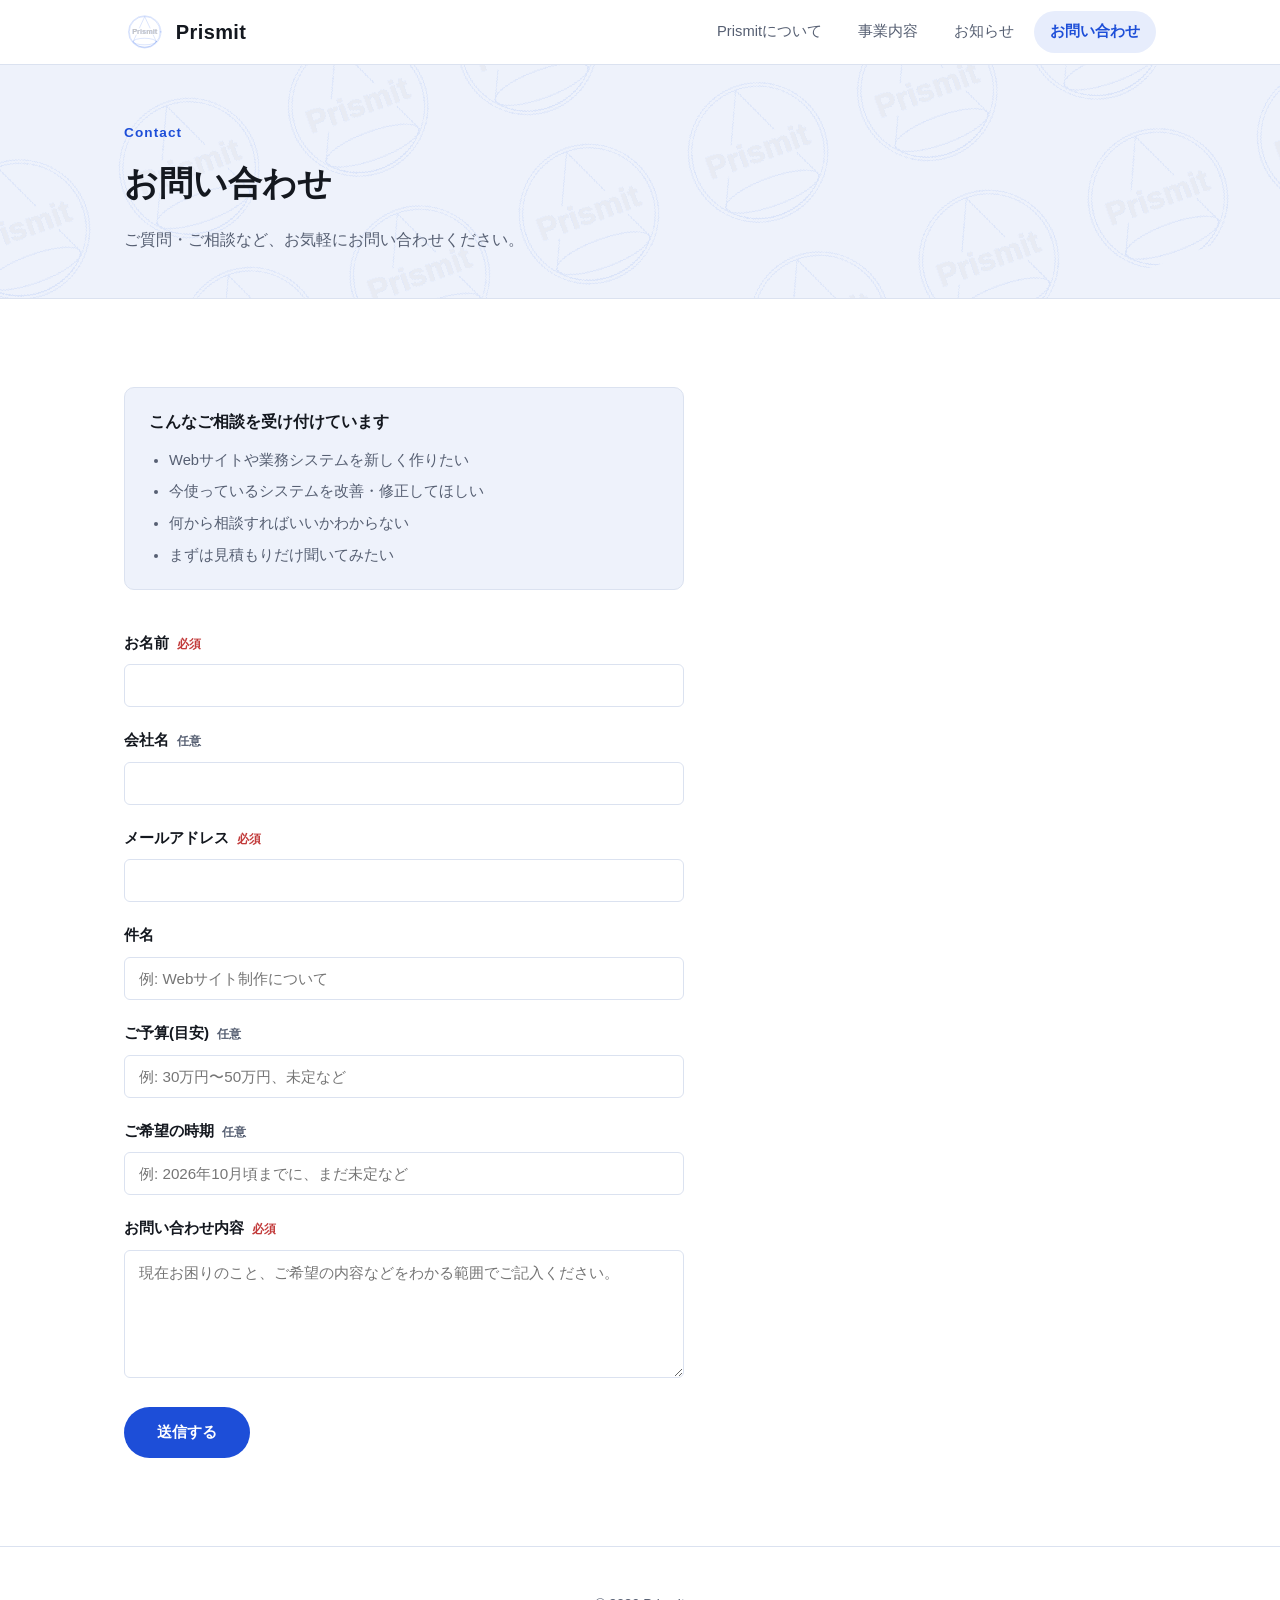
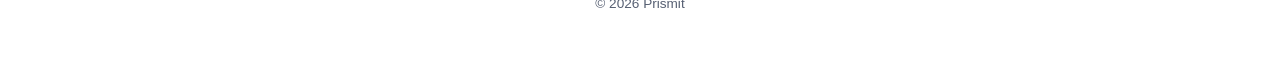
<file: contact.html>
<!DOCTYPE html>
<html lang="ja">
<head>
<meta charset="UTF-8">
<meta name="viewport" content="width=device-width, initial-scale=1.0">
<title>お問い合わせ | Prismit</title>
<meta name="description" content="Prismitへのお問い合わせはこちらのフォームからご連絡ください。">
<link rel="stylesheet" href="css/style.css?v=56">
</head>
<body>

<header class="site-header">
  <div class="container header-inner">
    <a href="index.html" class="logo"><img src="images/logo.svg" alt="" class="logo-img">Prismit</a>
    <button class="nav-toggle" id="navToggle" aria-label="メニューを開く" aria-expanded="false">
      <span></span><span></span><span></span>
    </button>
    <nav class="site-nav" id="siteNav">
      <ul>
        <li><a href="about.html">Prismitについて</a></li>
        <li><a href="services.html">事業内容</a></li>
        <li><a href="news.html">お知らせ</a></li>
        <li><a href="contact.html" class="is-active" aria-current="page">お問い合わせ</a></li>
      </ul>
    </nav>
  </div>
</header>

<main>

  <div class="page-hero">
    <div class="container">
      <p class="eyebrow">Contact</p>
      <h1>お問い合わせ</h1>
      <p>ご質問・ご相談など、お気軽にお問い合わせください。</p>
    </div>
  </div>

  <section class="section">
    <div class="container">
      <div class="contact-hint">
        <h2 class="contact-hint-title">こんなご相談を受け付けています</h2>
        <ul class="contact-hint-list">
          <li>Webサイトや業務システムを新しく作りたい</li>
          <li>今使っているシステムを改善・修正してほしい</li>
          <li>何から相談すればいいかわからない</li>
          <li>まずは見積もりだけ聞いてみたい</li>
        </ul>
      </div>

      <form class="contact-form" id="contactForm" action="https://formspree.io/f/mgawzjan" method="POST">
        <div class="form-row">
          <label for="name">お名前<span class="required">必須</span></label>
          <input type="text" id="name" name="name" required>
        </div>
        <div class="form-row">
          <label for="company">会社名<span class="optional">任意</span></label>
          <input type="text" id="company" name="company">
        </div>
        <div class="form-row">
          <label for="email">メールアドレス<span class="required">必須</span></label>
          <input type="email" id="email" name="email" required>
        </div>
        <div class="form-row">
          <label for="subject">件名</label>
          <input type="text" id="subject" name="subject" placeholder="例: Webサイト制作について">
        </div>
        <div class="form-row">
          <label for="budget">ご予算(目安)<span class="optional">任意</span></label>
          <input type="text" id="budget" name="budget" placeholder="例: 30万円〜50万円、未定など">
        </div>
        <div class="form-row">
          <label for="timeline">ご希望の時期<span class="optional">任意</span></label>
          <input type="text" id="timeline" name="timeline" placeholder="例: 2026年10月頃までに、まだ未定など">
        </div>
        <div class="form-row">
          <label for="message">お問い合わせ内容<span class="required">必須</span></label>
          <textarea id="message" name="message" rows="6" required placeholder="現在お困りのこと、ご希望の内容などをわかる範囲でご記入ください。"></textarea>
        </div>
        <button type="submit" class="btn btn-primary">送信する</button>
        <p id="formStatus" class="form-status" role="status" aria-live="polite"></p>
      </form>
    </div>
  </section>

</main>

<footer class="site-footer">
  <div class="container">
    <p>&copy; 2026 Prismit</p>
  </div>
</footer>

<script src="js/script.js?v=8"></script>
</body>
</html>
</file>
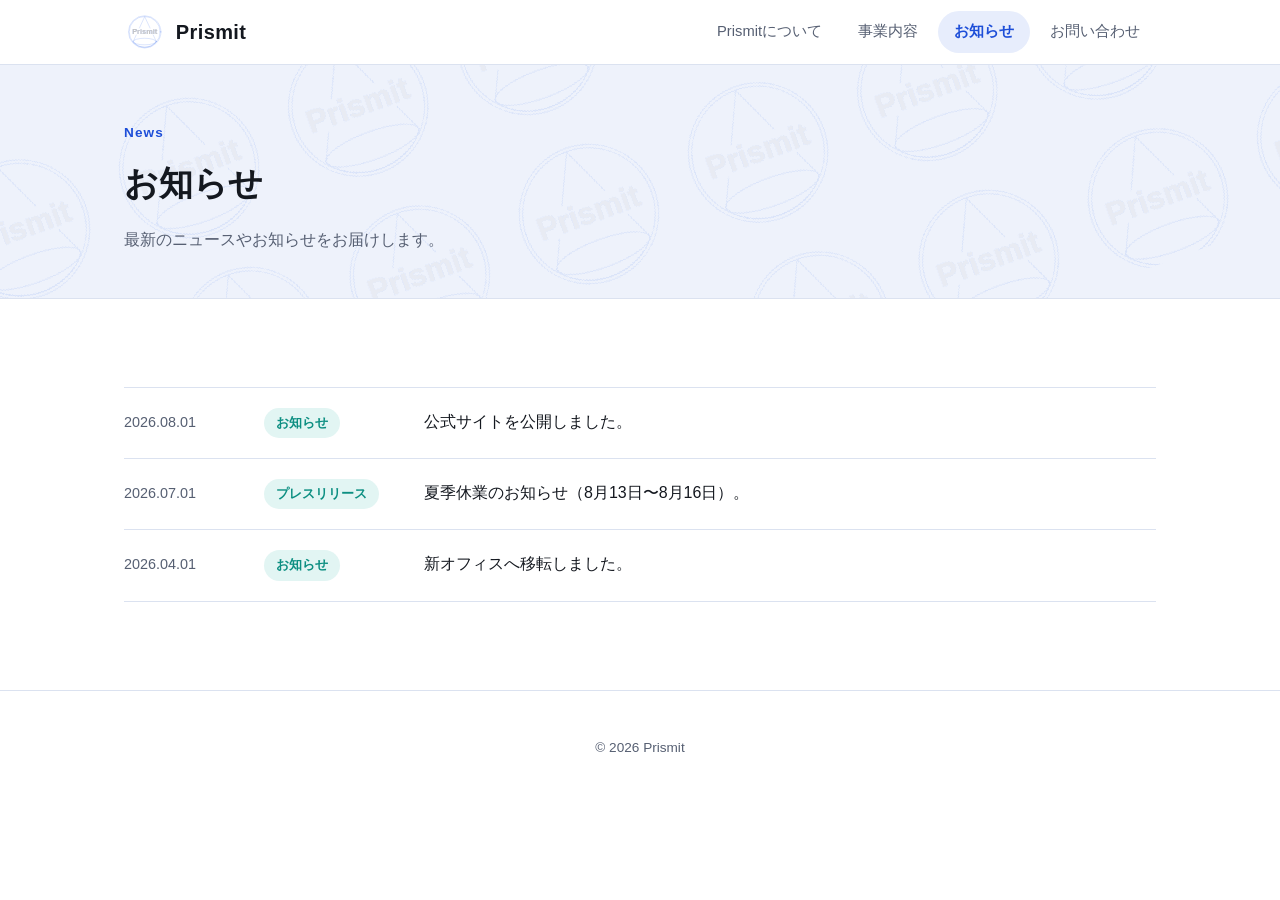
<file: news.html>
<!DOCTYPE html>
<html lang="ja">
<head>
<meta charset="UTF-8">
<meta name="viewport" content="width=device-width, initial-scale=1.0">
<title>お知らせ | Prismit</title>
<meta name="description" content="Prismitからの最新のお知らせをご案内します。">
<link rel="stylesheet" href="css/style.css?v=56">
</head>
<body>

<header class="site-header">
  <div class="container header-inner">
    <a href="index.html" class="logo"><img src="images/logo.svg" alt="" class="logo-img">Prismit</a>
    <button class="nav-toggle" id="navToggle" aria-label="メニューを開く" aria-expanded="false">
      <span></span><span></span><span></span>
    </button>
    <nav class="site-nav" id="siteNav">
      <ul>
        <li><a href="about.html">Prismitについて</a></li>
        <li><a href="services.html">事業内容</a></li>
        <li><a href="news.html" class="is-active" aria-current="page">お知らせ</a></li>
        <li><a href="contact.html">お問い合わせ</a></li>
      </ul>
    </nav>
  </div>
</header>

<main>

  <div class="page-hero">
    <div class="container">
      <p class="eyebrow">News</p>
      <h1>お知らせ</h1>
      <p>最新のニュースやお知らせをお届けします。</p>
    </div>
  </div>

  <section class="section">
    <div class="container">
      <ul class="news-list">
        <li class="news-item">
          <time datetime="2026-08-01">2026.08.01</time>
          <span class="news-tag">お知らせ</span>
          <p>公式サイトを公開しました。</p>
        </li>
        <li class="news-item">
          <time datetime="2026-07-01">2026.07.01</time>
          <span class="news-tag">プレスリリース</span>
          <p>夏季休業のお知らせ（8月13日〜8月16日）。</p>
        </li>
        <li class="news-item">
          <time datetime="2026-04-01">2026.04.01</time>
          <span class="news-tag">お知らせ</span>
          <p>新オフィスへ移転しました。</p>
        </li>
      </ul>
    </div>
  </section>

</main>

<footer class="site-footer">
  <div class="container">
    <p>&copy; 2026 Prismit</p>
  </div>
</footer>

<script src="js/script.js?v=8"></script>
</body>
</html>
</file>
<file: css/style.css>
:root {
  --color-bg: #ffffff;
  --color-bg-alt: #eef2fb;
  --color-text: #14181f;
  --color-text-muted: #565f72;
  --color-border: #dbe2f0;
  --color-primary: #1d4ed8;
  --color-primary-dark: #15399e;
  --color-primary-tint: #e7edfc;
  --color-accent: #0d8f82;
  --color-accent-tint: #e2f5f3;
  --color-violet: #7c3aed;
  --color-violet-tint: #f1eafe;
  --color-danger: #c23b3b;
  --max-width: 1080px;
  --radius: 10px;
}

* {
  box-sizing: border-box;
}

html {
  scroll-behavior: smooth;
}

body {
  margin: 0;
  font-family: "Hiragino Kaku Gothic ProN", "Hiragino Sans", "Yu Gothic", "Noto Sans JP", sans-serif;
  color: var(--color-text);
  background: var(--color-bg);
  line-height: 1.75;
}

.container {
  max-width: var(--max-width);
  margin: 0 auto;
  padding: 0 24px;
}

a {
  color: inherit;
}

img {
  max-width: 100%;
  display: block;
}

/* Header */
.site-header {
  position: sticky;
  top: 0;
  z-index: 100;
  background: rgba(255, 255, 255, 0.92);
  backdrop-filter: blur(6px);
  border-bottom: 1px solid var(--color-border);
}

.header-inner {
  display: flex;
  align-items: center;
  justify-content: space-between;
  height: 64px;
}

.logo {
  display: flex;
  align-items: center;
  gap: 10px;
  font-size: 1.25rem;
  font-weight: 700;
  text-decoration: none;
  letter-spacing: 0.02em;
}

.logo-img {
  height: 40px;
  width: auto;
  display: block;
}

.site-nav ul {
  display: flex;
  gap: 4px;
  list-style: none;
  margin: 0;
  padding: 0;
}

.site-nav a {
  display: inline-block;
  text-decoration: none;
  font-size: 0.92rem;
  color: var(--color-text-muted);
  padding: 8px 16px;
  border-radius: 999px;
  transition: color 0.15s ease, background-color 0.15s ease;
}

.site-nav a:hover {
  color: var(--color-primary);
  background: var(--color-bg-alt);
}

.site-nav a.is-active {
  color: var(--color-primary);
  background: var(--color-primary-tint);
  font-weight: 600;
}

.nav-toggle {
  display: none;
  flex-direction: column;
  justify-content: center;
  gap: 5px;
  width: 32px;
  height: 32px;
  background: none;
  border: none;
  cursor: pointer;
  padding: 0;
}

.nav-toggle span {
  display: block;
  height: 2px;
  background: var(--color-text);
  border-radius: 2px;
}

/* Home hero */
.hero {
  padding: 88px 0;
  background-color: var(--color-primary);
  background-image: radial-gradient(rgba(255, 255, 255, 0.1) 1px, transparent 1px);
  background-size: 22px 22px;
  color: #fff;
}

.hero-slider {
  overflow: hidden;
}

.hero-track {
  display: flex;
  align-items: stretch;
  transition: transform 0.6s cubic-bezier(0.4, 0, 0.2, 1);
}

.hero-slide {
  flex: none;
  min-width: 0;
}

.hero-inner {
  display: grid;
  grid-template-columns: 1.1fr 1fr;
  gap: 48px;
  align-items: center;
}

.hero-dots {
  display: flex;
  justify-content: center;
  gap: 8px;
  margin-top: 40px;
}

.hero-dot {
  width: 8px;
  height: 8px;
  padding: 0;
  border: none;
  border-radius: 999px;
  background: rgba(255, 255, 255, 0.35);
  cursor: pointer;
  transition: background-color 0.2s ease, width 0.2s ease;
}

.hero-dot:hover {
  background: rgba(255, 255, 255, 0.6);
}

.hero-dot.is-active {
  width: 22px;
  background: #fff;
}

.hero-dot:focus-visible {
  outline: 2px solid #fff;
  outline-offset: 2px;
}

.hero-eyebrow {
  color: #cfdcff;
  font-weight: 600;
  letter-spacing: 0.08em;
  margin: 0 0 14px;
  font-size: 0.9rem;
}

.hero h1 {
  font-size: clamp(1.75rem, 4vw, 2.75rem);
  margin: 0 0 20px;
  line-height: 1.45;
  word-break: keep-all;
  overflow-wrap: break-word;
}

.hero-lead {
  color: #dbe5ff;
  font-size: 1.05rem;
  max-width: 34em;
  margin: 0 0 32px;
}

.hero-image {
  width: 90%;
  border-radius: 10px;
  overflow: hidden;
  box-shadow: 16px 24px 24px rgba(6, 14, 40, 0.4), 0 0 0 1px rgba(255, 255, 255, 0.12);
}

.hero-image img {
  width: 100%;
  height: 100%;
  object-fit: cover;
}

.btn {
  display: inline-block;
  padding: 14px 32px;
  border-radius: 999px;
  text-decoration: none;
  font-weight: 600;
  font-size: 0.95rem;
  border: 1px solid transparent;
  cursor: pointer;
  transition: background-color 0.15s ease, color 0.15s ease;
}

.btn-primary {
  background: var(--color-primary);
  color: #fff;
}

.btn-primary:hover {
  background: var(--color-primary-dark);
}

.btn-on-primary {
  background: #fff;
  color: var(--color-primary-dark);
}

.btn-on-primary:hover {
  background: #dbe5ff;
}

/* Page hero (internal pages) */
.page-hero {
  position: relative;
  overflow: hidden;
  padding: 56px 0 44px;
  background: var(--color-bg-alt);
  border-bottom: 1px solid var(--color-border);
}

.page-hero::before {
  content: "";
  position: absolute;
  inset: -60%;
  background-image: url("../images/logo.svg");
  background-repeat: repeat;
  background-size: 180px 180px;
  opacity: 0.14;
  transform: rotate(-20deg);
  pointer-events: none;
}

.page-hero .container {
  position: relative;
  z-index: 1;
}

.page-hero .eyebrow {
  color: var(--color-primary);
  font-weight: 600;
  font-size: 0.85rem;
  letter-spacing: 0.08em;
  margin: 0 0 10px;
}

.page-hero h1 {
  font-size: clamp(1.5rem, 3vw, 2.1rem);
  margin: 0;
}

.page-hero p {
  color: var(--color-text-muted);
  margin: 12px 0 0;
  max-width: 42em;
}

/* Banner image (about page) */
.banner-image {
  border-bottom: 1px solid var(--color-border);
}

.banner-image img {
  width: 100%;
  max-height: 360px;
  object-fit: cover;
}

/* Sections */
.section {
  padding: 88px 0;
}

.section-alt {
  background: var(--color-bg-alt);
}

.section-title {
  font-size: clamp(1.5rem, 3vw, 2rem);
  margin: 0 0 12px;
}

.section-lead {
  color: var(--color-text-muted);
  margin: 0 0 48px;
  max-width: 42em;
}

.section-head {
  display: flex;
  align-items: baseline;
  justify-content: space-between;
  gap: 24px;
  margin-bottom: 40px;
}

.link-arrow {
  white-space: nowrap;
  color: var(--color-primary);
  text-decoration: none;
  font-weight: 600;
  font-size: 0.92rem;
}

.link-arrow:hover {
  text-decoration: underline;
}

/* About */
.about-philosophy {
  margin-bottom: 56px;
}

.about-philosophy .eyebrow {
  color: var(--color-primary);
  font-weight: 600;
  font-size: 0.85rem;
  letter-spacing: 0.08em;
  margin: 0 0 10px;
}

.about-philosophy h3 {
  margin-top: 0;
  margin-bottom: 18px;
  font-size: 1.85rem;
  letter-spacing: 0.01em;
  display: inline-block;
  color: var(--color-primary-dark);
  background: linear-gradient(100deg, var(--color-primary) 0%, var(--color-accent) 55%, var(--color-violet) 100%);
  -webkit-background-clip: text;
  background-clip: text;
  -webkit-text-fill-color: transparent;
}

.about-philosophy p {
  color: var(--color-text-muted);
}

.about-grid {
  display: grid;
  grid-template-columns: 1fr 1fr;
  gap: 48px;
  align-items: stretch;
}

.about-logo-panel {
  display: flex;
  align-items: center;
  justify-content: center;
}

.about-name-note {
  margin-bottom: 28px;
  font-size: 1.02rem;
  line-height: 1.85;
  text-wrap: pretty;
}

.about-name-note strong {
  font-size: 1.15em;
  font-weight: 800;
  color: var(--color-primary-dark);
  background: linear-gradient(100deg, var(--color-primary) 0%, var(--color-accent) 55%, var(--color-violet) 100%);
  -webkit-background-clip: text;
  background-clip: text;
  -webkit-text-fill-color: transparent;
}

.prism-breakdown {
  display: grid;
  grid-template-columns: repeat(3, 1fr);
  gap: 20px;
  margin: 0 0 32px;
}

.prism-item {
  position: relative;
  padding: 30px 22px 24px;
  border-radius: 14px;
  background: #fff;
  border: 1px solid var(--color-border);
  box-shadow: 0 4px 18px rgba(20, 24, 31, 0.05);
  overflow: hidden;
  transition: transform 0.25s ease, box-shadow 0.25s ease;
}

.prism-item::before {
  content: "";
  position: absolute;
  top: 0;
  left: 0;
  right: 0;
  height: 4px;
  background: var(--item-gradient);
}

.prism-item:hover {
  transform: translateY(-4px);
  box-shadow: 0 14px 30px rgba(20, 24, 31, 0.1);
}

.prism-item-badge {
  display: inline-block;
  margin-bottom: 16px;
  padding: 7px 16px;
  border-radius: 999px;
  background: var(--item-gradient);
  color: #fff;
  font-size: 0.95rem;
  font-weight: 700;
  letter-spacing: 0.01em;
}

.prism-item p {
  margin: 0;
  max-width: none;
  color: var(--color-text-muted);
  font-size: 0.92rem;
  line-height: 1.75;
}

.prism-item--blue {
  --item-gradient: linear-gradient(135deg, var(--color-primary), #6a93f0);
}

.prism-item--teal {
  --item-gradient: linear-gradient(135deg, var(--color-accent), #34d6c4);
}

.prism-item--violet {
  --item-gradient: linear-gradient(135deg, var(--color-violet), #b18af5);
}

.about-mission {
  position: relative;
  max-width: none;
  margin: 0;
  padding: 28px 32px 26px 58px;
  border-radius: 14px;
  background: var(--color-bg-alt);
  color: var(--color-text);
  font-weight: 600;
  font-size: 1.04rem;
  font-style: italic;
  line-height: 1.9;
  text-wrap: pretty;
}

.about-mission::before {
  content: "\201C";
  position: absolute;
  top: 6px;
  left: 20px;
  font-size: 3.2rem;
  font-style: normal;
  font-weight: 700;
  line-height: 1;
  background: linear-gradient(135deg, var(--color-primary), var(--color-violet));
  -webkit-background-clip: text;
  background-clip: text;
  -webkit-text-fill-color: transparent;
  opacity: 0.55;
}

.about-logo-mark {
  display: block;
  width: 380px;
  max-width: 100%;
  height: auto;
  opacity: 0.85;
}

.info-table {
  width: 100%;
  border-collapse: collapse;
  font-size: 0.95rem;
}

.info-table th,
.info-table td {
  text-align: left;
  padding: 14px 16px;
  border-bottom: 1px solid var(--color-border);
  vertical-align: top;
}

.info-table th {
  width: 30%;
  color: var(--color-text-muted);
  font-weight: 600;
  white-space: nowrap;
}


/* Services */
.services-grid {
  display: grid;
  grid-template-columns: repeat(auto-fit, minmax(220px, 1fr));
  gap: 24px;
}

.service-card {
  display: block;
  background: var(--color-bg);
  border: 1px solid var(--color-border);
  border-radius: var(--radius);
  padding: 28px;
  text-decoration: none;
  cursor: pointer;
  transition: transform 0.15s ease, box-shadow 0.15s ease;
}

.service-card:hover {
  transform: translateY(-4px);
  box-shadow: 0 16px 32px rgba(20, 30, 60, 0.1);
}

.service-icon {
  width: 44px;
  height: 44px;
  border-radius: 12px;
  display: flex;
  align-items: center;
  justify-content: center;
  color: var(--color-primary);
  background: var(--color-primary-tint);
  margin-bottom: 16px;
}

.service-icon svg {
  width: 22px;
  height: 22px;
}

.service-card:nth-child(even) .service-icon {
  color: var(--color-accent);
  background: var(--color-accent-tint);
}

.service-card h3 {
  margin: 0 0 12px;
  font-size: 1.1rem;
}

.service-card p {
  margin: 0;
  color: var(--color-text-muted);
  font-size: 0.95rem;
}

/* Service detail list */
.service-details {
  border-top: 1px solid var(--color-border);
}

.service-detail-block {
  display: grid;
  grid-template-columns: 1fr 320px;
  gap: 32px;
  align-items: start;
  padding: 40px 0;
  border-bottom: 1px solid var(--color-border);
  scroll-margin-top: 84px;
}

.service-detail-image {
  border-radius: var(--radius);
  overflow: hidden;
  height: 260px;
  box-shadow: 12px 16px 32px rgba(20, 30, 60, 0.22);
}

.service-detail-image img {
  display: block;
  width: 100%;
  height: 100%;
  object-fit: cover;
}

.service-detail-header {
  grid-column: 1 / -1;
  display: flex;
  align-items: center;
  gap: 18px;
  padding-bottom: 18px;
  margin-bottom: 8px;
  border-bottom: 2px solid var(--color-border);
}

.service-detail-header .service-icon {
  flex-shrink: 0;
  width: 52px;
  height: 52px;
  border-radius: 14px;
  margin-bottom: 0;
  color: #fff;
  background: var(--color-primary);
}

.service-detail-header .service-icon svg {
  width: 26px;
  height: 26px;
}

.service-detail-header h3 {
  font-size: 1.35rem;
}

.service-detail-block:nth-child(even) .service-detail-header .service-icon {
  background: var(--color-accent);
}

.service-detail-header h3 {
  margin: 0;
  font-size: 1.2rem;
}

.service-detail-body {
  max-width: 640px;
}

.service-detail-body p {
  margin: 0;
  color: var(--color-text-muted);
  line-height: 1.9;
}

.service-detail-body strong {
  color: var(--color-text);
  font-weight: 700;
}

.service-detail-block p + p,
.service-detail-block ul + p {
  margin-top: 20px;
}

.service-detail-block p.client-note {
  margin-top: 16px;
  padding: 14px 16px;
  border-radius: 8px;
  background: var(--color-primary-tint);
  border-left: 3px solid var(--color-primary);
  color: var(--color-text);
  font-weight: 600;
}

.service-detail-block:nth-child(even) p.client-note {
  background: var(--color-accent-tint);
  border-left-color: var(--color-accent);
}

.system-tags {
  display: flex;
  flex-wrap: wrap;
  gap: 10px;
  list-style: none;
  margin: 16px 0 0;
  padding: 0;
}

.system-tags li {
  font-size: 0.95rem;
  font-weight: 700;
  color: #fff;
  background: var(--color-primary);
  padding: 9px 18px;
  border-radius: 999px;
}

.service-detail-block:nth-child(even) .system-tags li {
  background: var(--color-accent);
}

.tech-tags {
  display: flex;
  flex-wrap: wrap;
  gap: 6px;
  list-style: none;
  margin: 10px 0 0;
  padding: 0;
}

.tech-tags li {
  font-size: 0.78rem;
  font-weight: 600;
  color: var(--color-primary);
  background: var(--color-primary-tint);
  padding: 3px 10px;
  border-radius: 999px;
}

.service-detail-block:nth-child(even) .tech-tags li {
  color: var(--color-accent);
  background: var(--color-accent-tint);
}

/* News */
.news-list {
  list-style: none;
  margin: 0;
  padding: 0;
  border-top: 1px solid var(--color-border);
}

.news-item {
  display: grid;
  grid-template-columns: 120px 140px 1fr;
  gap: 20px;
  align-items: baseline;
  padding: 20px 0;
  border-bottom: 1px solid var(--color-border);
}

.news-item time {
  color: var(--color-text-muted);
  font-size: 0.9rem;
  font-variant-numeric: tabular-nums;
}

.news-tag {
  display: inline-block;
  font-size: 0.8rem;
  color: var(--color-accent);
  background: var(--color-accent-tint);
  border-radius: 999px;
  padding: 4px 12px;
  width: fit-content;
  font-weight: 600;
}

.news-item p {
  margin: 0;
}

/* Contact form */
.contact-hint {
  max-width: 560px;
  margin: 0 0 40px;
  padding: 20px 24px;
  background: var(--color-bg-alt);
  border: 1px solid var(--color-border);
  border-radius: var(--radius);
}

.contact-hint-title {
  margin: 0 0 12px;
  font-size: 1rem;
}

.contact-hint-list {
  margin: 0;
  padding-left: 20px;
  color: var(--color-text-muted);
  font-size: 0.92rem;
}

.contact-hint-list li + li {
  margin-top: 6px;
}

.contact-form {
  max-width: 560px;
}

.form-status {
  display: none;
  margin: 20px 0 0;
  padding: 14px 16px;
  border-radius: 8px;
  font-weight: 600;
}

.form-status:not(:empty) {
  display: block;
}

.form-status-success {
  background: var(--color-accent-tint);
  color: var(--color-text);
  border-left: 3px solid var(--color-accent);
}

.form-status-error {
  background: #fdeaea;
  color: var(--color-danger);
  border-left: 3px solid var(--color-danger);
}

.form-row {
  margin-bottom: 20px;
}

.form-row label {
  display: block;
  font-weight: 600;
  margin-bottom: 8px;
  font-size: 0.95rem;
}

.required {
  color: var(--color-danger);
  font-size: 0.75rem;
  font-weight: 600;
  margin-left: 8px;
}

.optional {
  color: var(--color-text-muted);
  font-size: 0.75rem;
  font-weight: 600;
  margin-left: 8px;
}

.form-row input,
.form-row textarea {
  width: 100%;
  padding: 12px 14px;
  border: 1px solid var(--color-border);
  border-radius: 6px;
  font-size: 0.95rem;
  font-family: inherit;
  background: var(--color-bg);
  color: var(--color-text);
}

.form-row input:focus,
.form-row textarea:focus {
  outline: 2px solid var(--color-primary);
  outline-offset: 1px;
}

/* CTA banner */
.cta-banner {
  background: var(--color-primary);
  color: #fff;
  border-radius: 16px;
  padding: 44px;
  display: flex;
  align-items: center;
  justify-content: space-between;
  gap: 24px;
  flex-wrap: wrap;
}

.cta-banner h2 {
  margin: 0 0 6px;
  font-size: 1.3rem;
}

.cta-banner p {
  margin: 0;
  color: #dbe5ff;
}

@media (prefers-reduced-motion: reduce) {
  .service-card,
  .service-card:hover {
    transition: none;
    transform: none;
  }

  .hero-track {
    transition: none;
  }
}

/* Footer */
.site-footer {
  padding: 32px 0;
  border-top: 1px solid var(--color-border);
  color: var(--color-text-muted);
  font-size: 0.85rem;
  text-align: center;
}

/* Responsive */
@media (max-width: 768px) {
  .nav-toggle {
    display: flex;
  }

  .site-nav {
    position: absolute;
    top: 64px;
    left: 0;
    right: 0;
    background: var(--color-bg);
    border-bottom: 1px solid var(--color-border);
    max-height: 0;
    overflow: hidden;
    transition: max-height 0.2s ease;
  }

  .site-nav.is-open {
    max-height: 260px;
  }

  .site-nav ul {
    flex-direction: column;
    gap: 0;
    padding: 8px 24px 16px;
  }

  .site-nav li {
    border-bottom: 1px solid var(--color-border);
  }

  .site-nav a {
    display: block;
    padding: 14px 0;
    border-radius: 0;
  }

  .hero-inner {
    grid-template-columns: 1fr;
  }

  .hero-image {
    order: -1;
  }

  .about-grid {
    grid-template-columns: 1fr;
  }

  .prism-breakdown {
    grid-template-columns: 1fr;
  }

  .service-detail-block {
    grid-template-columns: 1fr;
  }

  .service-detail-image {
    order: -1;
  }

  .info-table th {
    width: 38%;
  }

  .news-item {
    grid-template-columns: 1fr;
    gap: 6px;
  }


  .section-head {
    flex-direction: column;
    align-items: flex-start;
    gap: 10px;
  }

  .cta-banner {
    flex-direction: column;
    align-items: flex-start;
  }
}
</file>
